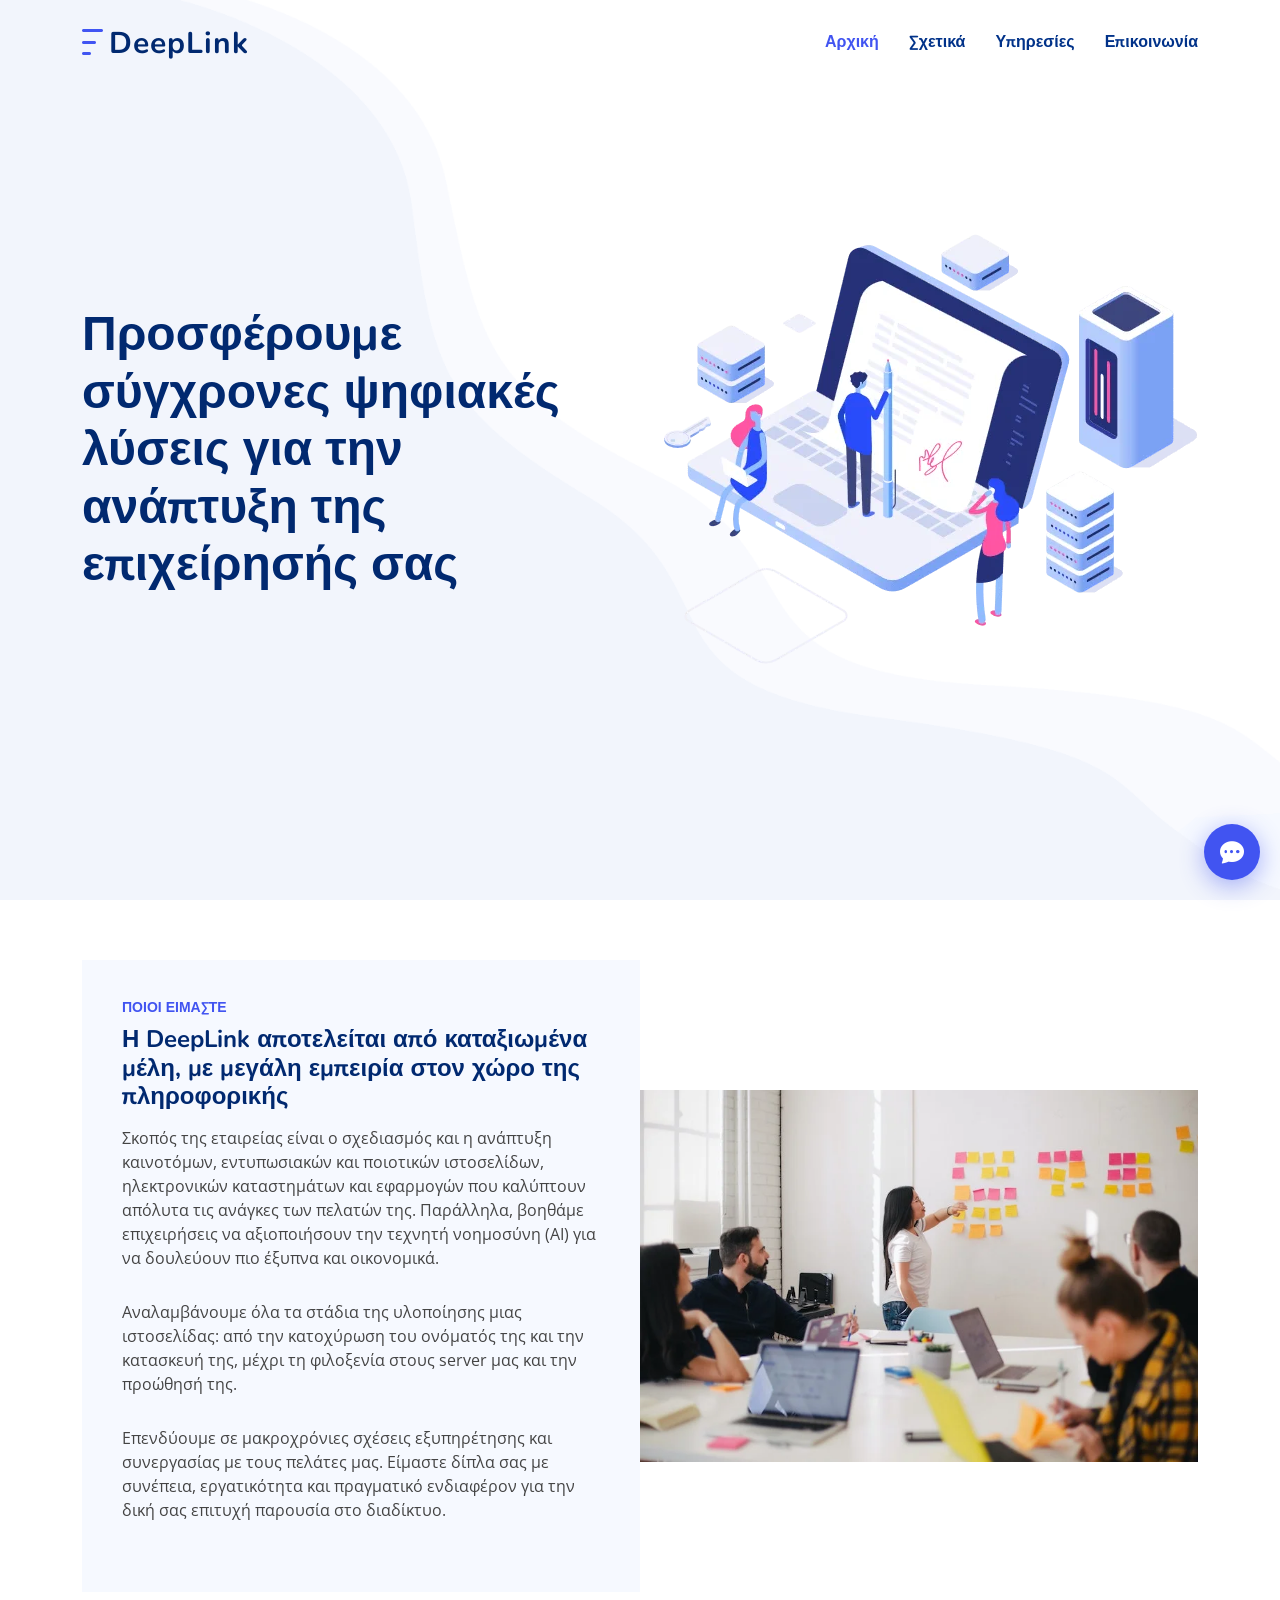
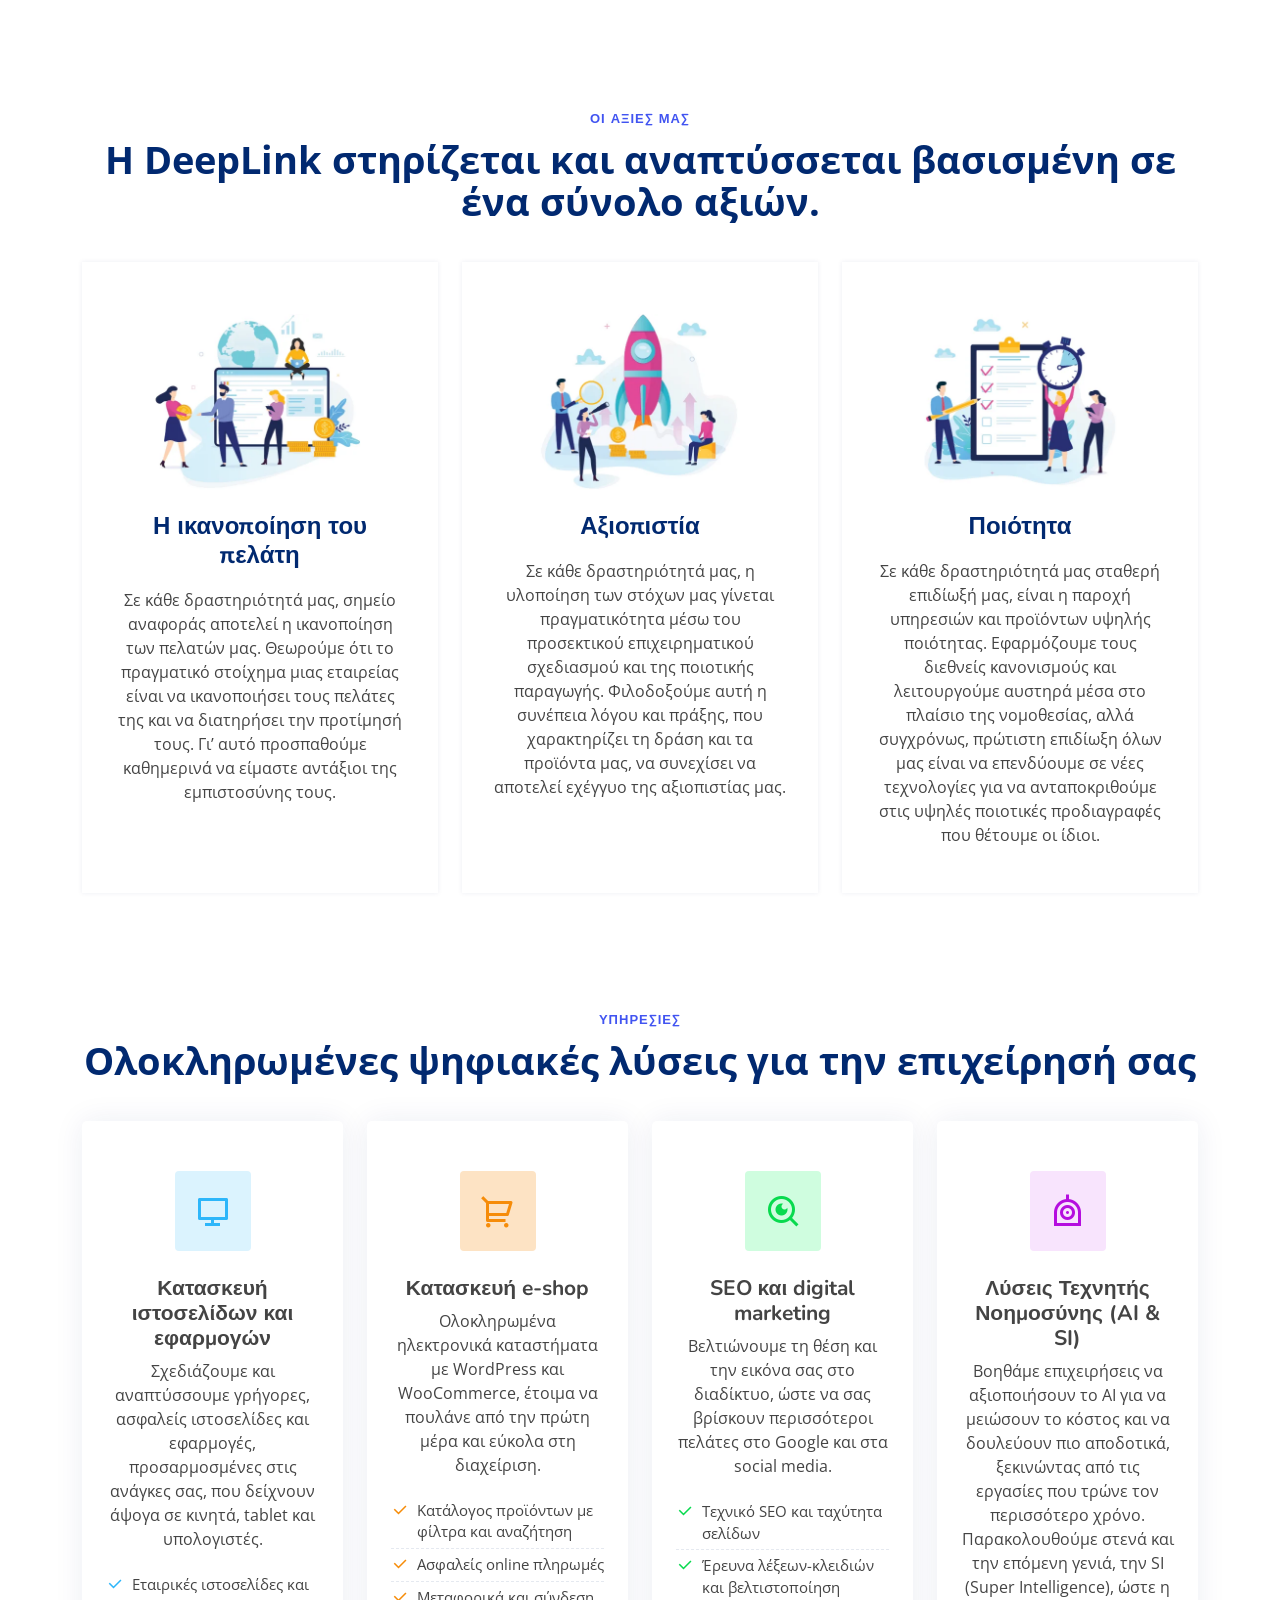
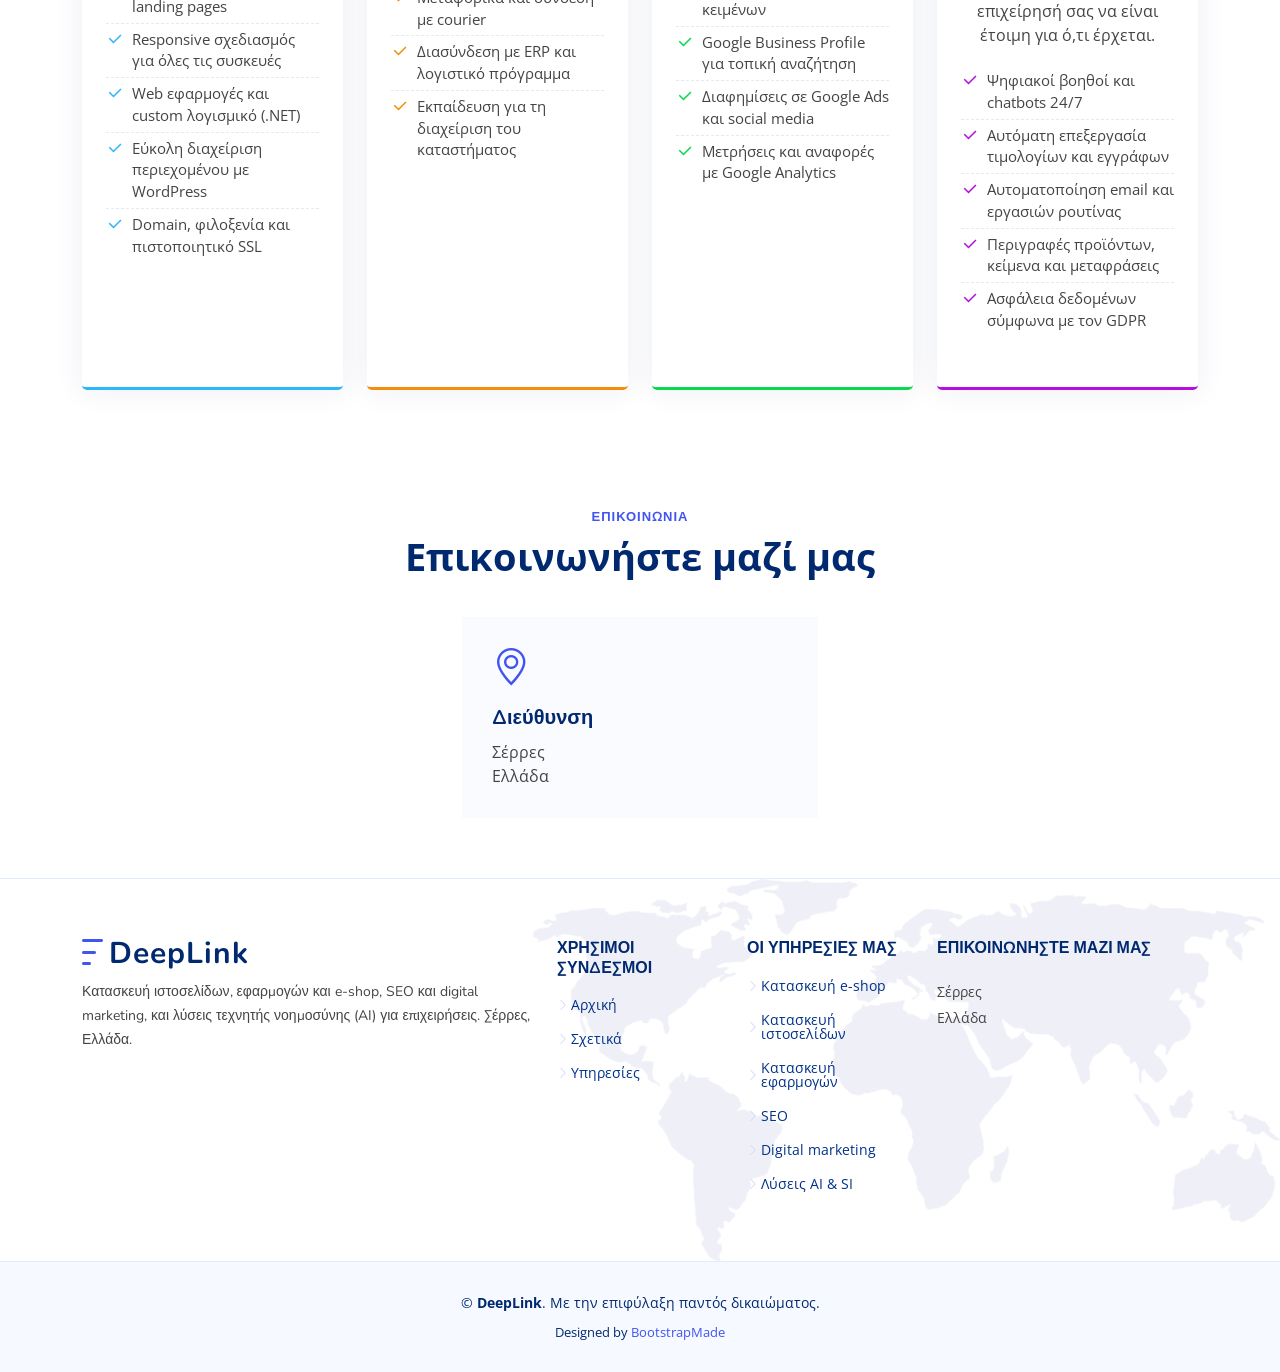
<file: index.html>
<!DOCTYPE html>
<html lang="el">

<head>
  <meta charset="utf-8">
  <meta content="width=device-width, initial-scale=1.0" name="viewport">

  <title>DeepLink | Ιστοσελίδες, e-shop, SEO &amp; λύσεις AI στις Σέρρες</title>
  <meta name="description" content="Η DeepLink στις Σέρρες κατασκευάζει ιστοσελίδες, εφαρμογές και e-shop, προσφέρει SEO και βοηθά επιχειρήσεις να μειώσουν το κόστος με λύσεις AI.">
  <meta name="author" content="DeepLink">
  <meta name="robots" content="index, follow, max-image-preview:large">
  <meta name="theme-color" content="#012970">
  <link rel="canonical" href="https://deeplink.gr/">

  <meta property="og:type" content="website">
  <meta property="og:site_name" content="DeepLink">
  <meta property="og:locale" content="el_GR">
  <meta property="og:url" content="https://deeplink.gr/">
  <meta property="og:title" content="DeepLink | Ιστοσελίδες, e-shop, SEO &amp; λύσεις AI">
  <meta property="og:description" content="Σύγχρονες ψηφιακές λύσεις για την ανάπτυξη της επιχείρησής σας: ιστοσελίδες, εφαρμογές, e-shop, SEO και τεχνητή νοημοσύνη (AI). Σέρρες, Ελλάδα.">
  <meta property="og:image" content="https://deeplink.gr/assets/img/og-image.png">
  <meta property="og:image:width" content="1200">
  <meta property="og:image:height" content="630">
  <meta property="og:image:alt" content="DeepLink: Ιστοσελίδες, E-shop, SEO, Λύσεις AI">

  <meta name="twitter:card" content="summary_large_image">
  <meta name="twitter:title" content="DeepLink | Ιστοσελίδες, e-shop, SEO &amp; λύσεις AI">
  <meta name="twitter:description" content="Σύγχρονες ψηφιακές λύσεις για την ανάπτυξη της επιχείρησής σας: ιστοσελίδες, εφαρμογές, e-shop, SEO και τεχνητή νοημοσύνη (AI).">
  <meta name="twitter:image" content="https://deeplink.gr/assets/img/og-image.png">

  <!-- Favicons -->
  <link href="assets/img/favicon-32.png" rel="icon" type="image/png" sizes="32x32">
  <link href="assets/img/apple-touch-icon.png" rel="apple-touch-icon" sizes="180x180">

  <!-- Structured data: tells search engines who we are, where, and what we offer -->
  <script type="application/ld+json">
  {
    "@context": "https://schema.org",
    "@type": "ProfessionalService",
    "@id": "https://deeplink.gr/#organization",
    "name": "DeepLink",
    "url": "https://deeplink.gr/",
    "logo": "https://deeplink.gr/assets/img/big-logo.webp",
    "image": "https://deeplink.gr/assets/img/og-image.png",
    "description": "Κατασκευή ιστοσελίδων, εφαρμογών και e-shop, SEO και digital marketing, και λύσεις τεχνητής νοημοσύνης (AI) για επιχειρήσεις.",
    "address": {
      "@type": "PostalAddress",
      "addressLocality": "Σέρρες",
      "addressCountry": "GR"
    },
    "areaServed": "GR",
    "knowsLanguage": ["el", "en"],
    "hasOfferCatalog": {
      "@type": "OfferCatalog",
      "name": "Υπηρεσίες",
      "itemListElement": [
        { "@type": "Offer", "itemOffered": { "@type": "Service", "name": "Κατασκευή ιστοσελίδων και εφαρμογών" } },
        { "@type": "Offer", "itemOffered": { "@type": "Service", "name": "Κατασκευή e-shop" } },
        { "@type": "Offer", "itemOffered": { "@type": "Service", "name": "SEO και digital marketing" } },
        { "@type": "Offer", "itemOffered": { "@type": "Service", "name": "Λύσεις τεχνητής νοημοσύνης (AI & SI)" } }
      ]
    }
  }
  </script>

  <!-- Google Fonts -->
  <link rel="preconnect" href="https://fonts.googleapis.com">
  <link rel="preconnect" href="https://fonts.gstatic.com" crossorigin>
  <link href="https://fonts.googleapis.com/css?family=Open+Sans:300,300i,400,400i,600,600i,700,700i|Nunito:300,300i,400,400i,600,600i,700,700i|Poppins:300,300i,400,400i,500,500i,600,600i,700,700i&amp;display=swap" rel="stylesheet">

  <!-- Vendor CSS Files -->
  <link href="assets/vendor/bootstrap/css/bootstrap.min.css" rel="stylesheet">
  <link href="assets/vendor/bootstrap-icons/bootstrap-icons.css" rel="stylesheet">
  <link href="assets/vendor/aos/aos.css" rel="stylesheet">
  <link href="assets/vendor/remixicon/remixicon.css" rel="stylesheet">
  <link href="assets/vendor/swiper/swiper-bundle.min.css" rel="stylesheet">
  <link href="assets/vendor/glightbox/css/glightbox.min.css" rel="stylesheet">

  <!-- Template Main CSS File -->
  <link href="assets/css/style.css" rel="stylesheet">
  <link href="assets/css/custom.css" rel="stylesheet">
  <link href="assets/css/chatbot.css" rel="stylesheet">

  <!-- =======================================================
  * Template Name: FlexStart - v1.7.0
  * Template URL: https://bootstrapmade.com/flexstart-bootstrap-startup-template/
  * Author: BootstrapMade.com
  * License: https://bootstrapmade.com/license/
  ======================================================== -->
</head>

<body>
  <!-- ======= Header ======= -->
  <header id="header" class="header fixed-top">
    <div class="container-fluid container-xl d-flex align-items-center justify-content-between">

      <a href="./" class="logo d-flex align-items-center" aria-label="DeepLink – Αρχική">
        <img src="assets/img/logo.webp" width="21" height="26" alt="">
        <span>DeepLink</span>
      </a>

      <nav id="navbar" class="navbar" aria-label="Κύριο μενού">
        <ul>
          <li><a class="nav-link scrollto active" href="#hero">Αρχική</a></li>
          <li><a class="nav-link scrollto" href="#about">Σχετικά</a></li>
          <li><a class="nav-link scrollto" href="#services">Υπηρεσίες</a></li>
          <li><a class="nav-link scrollto" href="#contact">Επικοινωνία</a></li>
          <!-- <li><a class="getstarted scrollto" href="#about">Get Started</a></li> -->
          <!-- index-en.html was never archived by the Wayback Machine; re-enable once an English page exists -->
          <!-- <li><a class="nav-link" href="index-en.html"><img src="assets/img/us-flag.webp" width="25px" /></a></li> -->
        </ul>
        <i class="bi bi-list mobile-nav-toggle" role="button" tabindex="0" aria-label="Μενού"></i>
      </nav><!-- .navbar -->

    </div>
  </header><!-- End Header -->

  <!-- ======= Hero Section ======= -->
  <section id="hero" class="hero d-flex align-items-center">

    <div class="container">
      <div class="row">
        <div class="col-lg-6 d-flex flex-column justify-content-center">
          <h1 data-aos="fade-up">Προσφέρουμε σύγχρονες ψηφιακές λύσεις για την ανάπτυξη της επιχείρησής σας</h1>
          <!-- <h2 data-aos="fade-up" data-aos-delay="400">Είμαστε μια ομαδα απο μηχανικούς πληροφορικής ετοιμοι </h2> -->
          <div data-aos="fade-up" data-aos-delay="600">
            <div class="text-center text-lg-start">
              <!-- <a href="#about" class="btn-get-started scrollto d-inline-flex align-items-center justify-content-center align-self-center">
                <span>Get Started</span>
                <i class="bi bi-arrow-right"></i>
              </a> -->
            </div>
          </div>
        </div>
        <div class="col-lg-6 hero-img" data-aos="zoom-out" data-aos-delay="200">
          <img src="assets/img/hero-img.webp" class="img-fluid" width="539" height="438" fetchpriority="high" alt="Ομάδα που σχεδιάζει ιστοσελίδα σε φορητό υπολογιστή">
        </div>
      </div>
    </div>

  </section><!-- End Hero -->

  <main id="main">
    <!-- ======= About Section ======= -->
    <section id="about" class="about">

      <div class="container" data-aos="fade-up">
        <div class="row gx-0">

          <div class="col-lg-6 d-flex flex-column justify-content-center" data-aos="fade-up" data-aos-delay="200">
            <div class="content">
              <h3>Ποιοι είμαστε</h3>
              <h2>Η DeepLink αποτελείται από καταξιωμένα μέλη, με μεγάλη εμπειρία στον χώρο της πληροφορικής</h2>
              <p>
                Σκοπός της εταιρείας είναι ο σχεδιασμός και η ανάπτυξη καινοτόμων, εντυπωσιακών και ποιοτικών ιστοσελίδων, ηλεκτρονικών καταστημάτων και εφαρμογών που καλύπτουν απόλυτα τις ανάγκες των πελατών της. Παράλληλα, βοηθάμε επιχειρήσεις να αξιοποιήσουν την τεχνητή νοημοσύνη (AI) για να δουλεύουν πιο έξυπνα και οικονομικά.
              </p>
              <p>
                Αναλαμβάνουμε όλα τα στάδια της υλοποίησης μιας ιστοσελίδας: από την κατοχύρωση του ονόματός της και την κατασκευή της, μέχρι τη φιλοξενία στους server μας και την προώθησή της.
              </p>
              <p>
                Επενδύουμε σε μακροχρόνιες σχέσεις εξυπηρέτησης και συνεργασίας με τους πελάτες μας.
                Είμαστε δίπλα σας με συνέπεια, εργατικότητα και πραγματικό ενδιαφέρον για την δική σας επιτυχή παρουσία στο διαδίκτυο.
              </p>
              <!-- <div class="text-center text-lg-start">
                <a href="#" class="btn-read-more d-inline-flex align-items-center justify-content-center align-self-center">
                  <span>Read More</span>
                  <i class="bi bi-arrow-right"></i>
                </a>
              </div> -->
            </div>
          </div>

          <div class="col-lg-6 d-flex align-items-center" data-aos="zoom-out" data-aos-delay="200">
            <img src="assets/img/about-us.webp" class="img-fluid" width="800" height="533" loading="lazy" alt="Η ομάδα της DeepLink σε συνάντηση εργασίας">
          </div>

        </div>
      </div>

    </section><!-- End About Section -->

    <!-- ======= Values Section ======= -->
    <section id="values" class="values">

      <div class="container" data-aos="fade-up">

        <header class="section-header">
          <h2>ΟΙ ΑΞΙΕΣ ΜΑΣ</h2>
          <p>Η DeepLink στηρίζεται και αναπτύσσεται βασισμένη σε ένα σύνολο αξιών.</p>
        </header>

        <div class="row">

          <div class="col-lg-4">
            <div class="box" data-aos="fade-up" data-aos-delay="200">
              <img src="assets/img/values-1.webp" class="img-fluid" width="440" height="360" loading="lazy" alt="Ικανοποίηση του πελάτη">
              <h3>Η ικανοποίηση του πελάτη</h3>
              <p>Σε κάθε δραστηριότητά μας, σημείο αναφοράς αποτελεί η ικανοποίηση των πελατών μας. Θεωρούμε ότι το πραγματικό στοίχημα μιας εταιρείας είναι να ικανοποιήσει τους πελάτες της και να διατηρήσει την προτίμησή τους. Γι’ αυτό προσπαθούμε καθημερινά να είμαστε αντάξιοι της εμπιστοσύνης τους.</p>
            </div>
          </div>

          <div class="col-lg-4 mt-4 mt-lg-0">
            <div class="box" data-aos="fade-up" data-aos-delay="400">
              <img src="assets/img/values-2.webp" class="img-fluid" width="440" height="360" loading="lazy" alt="Αξιοπιστία">
              <h3>Αξιοπιστία</h3>
              <p>Σε κάθε δραστηριότητά μας, η υλοποίηση των στόχων μας γίνεται πραγματικότητα μέσω του προσεκτικού επιχειρηματικού σχεδιασμού και της ποιοτικής παραγωγής. Φιλοδοξούμε αυτή η συνέπεια λόγου και πράξης, που χαρακτηρίζει τη δράση και τα προϊόντα μας, να συνεχίσει να αποτελεί εχέγγυο της αξιοπιστίας μας.</p>
            </div>
          </div>

          <div class="col-lg-4 mt-4 mt-lg-0">
            <div class="box" data-aos="fade-up" data-aos-delay="600">
              <img src="assets/img/values-3.webp" class="img-fluid" width="440" height="360" loading="lazy" alt="Ποιότητα">
              <h3>Ποιότητα</h3>
              <p>Σε κάθε δραστηριότητά μας σταθερή επιδίωξή μας, είναι η παροχή υπηρεσιών και προϊόντων υψηλής ποιότητας. Εφαρμόζουμε τους διεθνείς κανονισμούς και λειτουργούμε αυστηρά μέσα στο πλαίσιο της νομοθεσίας, αλλά συγχρόνως, πρώτιστη επιδίωξη όλων μας είναι να επενδύουμε σε νέες τεχνολογίες για να ανταποκριθούμε στις υψηλές ποιοτικές προδιαγραφές που θέτουμε οι ίδιοι.</p>
            </div>
          </div>

        </div>

      </div>

    </section><!-- End Values Section -->

    <!-- ======= Services Section ======= -->
    <section id="services" class="services">

      <div class="container" data-aos="fade-up">

        <header class="section-header">
          <h2>Υπηρεσίες</h2>
          <p>Ολοκληρωμένες ψηφιακές λύσεις για την επιχείρησή σας</p>
        </header>

        <div class="row gy-4">

          <div class="col-xl-3 col-md-6 d-flex" data-aos="fade-up" data-aos-delay="200">
            <article class="service-box blue">
              <i class="ri-computer-line icon" aria-hidden="true"></i>
              <h3>Κατασκευή ιστοσελίδων και εφαρμογών</h3>
              <p>Σχεδιάζουμε και αναπτύσσουμε γρήγορες, ασφαλείς ιστοσελίδες και εφαρμογές, προσαρμοσμένες στις ανάγκες σας, που δείχνουν άψογα σε κινητά, tablet και υπολογιστές.</p>
              <ul class="service-list">
                <li><i class="ri-check-line" aria-hidden="true"></i> Εταιρικές ιστοσελίδες και landing pages</li>
                <li><i class="ri-check-line" aria-hidden="true"></i> Responsive σχεδιασμός για όλες τις συσκευές</li>
                <li><i class="ri-check-line" aria-hidden="true"></i> Web εφαρμογές και custom λογισμικό (.NET)</li>
                <li><i class="ri-check-line" aria-hidden="true"></i> Εύκολη διαχείριση περιεχομένου με WordPress</li>
                <li><i class="ri-check-line" aria-hidden="true"></i> Domain, φιλοξενία και πιστοποιητικό SSL</li>
              </ul>
            </article>
          </div>

          <div class="col-xl-3 col-md-6 d-flex" data-aos="fade-up" data-aos-delay="300">
            <article class="service-box orange">
              <i class="ri-shopping-cart-2-line icon" aria-hidden="true"></i>
              <h3>Κατασκευή e-shop</h3>
              <p>Ολοκληρωμένα ηλεκτρονικά καταστήματα με WordPress και WooCommerce, έτοιμα να πουλάνε από την πρώτη μέρα και εύκολα στη διαχείριση.</p>
              <ul class="service-list">
                <li><i class="ri-check-line" aria-hidden="true"></i> Κατάλογος προϊόντων με φίλτρα και αναζήτηση</li>
                <li><i class="ri-check-line" aria-hidden="true"></i> Ασφαλείς online πληρωμές</li>
                <li><i class="ri-check-line" aria-hidden="true"></i> Μεταφορικά και σύνδεση με courier</li>
                <li><i class="ri-check-line" aria-hidden="true"></i> Διασύνδεση με ERP και λογιστικό πρόγραμμα</li>
                <li><i class="ri-check-line" aria-hidden="true"></i> Εκπαίδευση για τη διαχείριση του καταστήματος</li>
              </ul>
            </article>
          </div>

          <div class="col-xl-3 col-md-6 d-flex" data-aos="fade-up" data-aos-delay="400">
            <article class="service-box green">
              <i class="ri-search-eye-line icon" aria-hidden="true"></i>
              <h3>SEO και digital marketing</h3>
              <p>Βελτιώνουμε τη θέση και την εικόνα σας στο διαδίκτυο, ώστε να σας βρίσκουν περισσότεροι πελάτες στο Google και στα social media.</p>
              <ul class="service-list">
                <li><i class="ri-check-line" aria-hidden="true"></i> Τεχνικό SEO και ταχύτητα σελίδων</li>
                <li><i class="ri-check-line" aria-hidden="true"></i> Έρευνα λέξεων-κλειδιών και βελτιστοποίηση κειμένων</li>
                <li><i class="ri-check-line" aria-hidden="true"></i> Google Business Profile για τοπική αναζήτηση</li>
                <li><i class="ri-check-line" aria-hidden="true"></i> Διαφημίσεις σε Google Ads και social media</li>
                <li><i class="ri-check-line" aria-hidden="true"></i> Μετρήσεις και αναφορές με Google Analytics</li>
              </ul>
            </article>
          </div>

          <div class="col-xl-3 col-md-6 d-flex" data-aos="fade-up" data-aos-delay="500">
            <article class="service-box purple">
              <i class="ri-robot-line icon" aria-hidden="true"></i>
              <h3>Λύσεις Τεχνητής Νοημοσύνης (AI &amp; SI)</h3>
              <p>Βοηθάμε επιχειρήσεις να αξιοποιήσουν το AI για να μειώσουν το κόστος και να δουλεύουν πιο αποδοτικά, ξεκινώντας από τις εργασίες που τρώνε τον περισσότερο χρόνο. Παρακολουθούμε στενά και την επόμενη γενιά, την SI (Super Intelligence), ώστε η επιχείρησή σας να είναι έτοιμη για ό,τι έρχεται.</p>
              <ul class="service-list">
                <li><i class="ri-check-line" aria-hidden="true"></i> Ψηφιακοί βοηθοί και chatbots 24/7</li>
                <li><i class="ri-check-line" aria-hidden="true"></i> Αυτόματη επεξεργασία τιμολογίων και εγγράφων</li>
                <li><i class="ri-check-line" aria-hidden="true"></i> Αυτοματοποίηση email και εργασιών ρουτίνας</li>
                <li><i class="ri-check-line" aria-hidden="true"></i> Περιγραφές προϊόντων, κείμενα και μεταφράσεις</li>
                <li><i class="ri-check-line" aria-hidden="true"></i> Ασφάλεια δεδομένων σύμφωνα με τον GDPR</li>
              </ul>
            </article>
          </div>

        </div>

      </div>

    </section><!-- End Services Section -->

    <!-- ======= Contact Section ======= -->
    <section id="contact" class="contact">

      <div class="container" data-aos="fade-up">

        <header class="section-header">
          <h2>ΕΠΙΚΟΙΝΩΝΙΑ</h2>
          <p>Επικοινωνήστε μαζί μας</p>
        </header>

        <div class="row gy-4 justify-content-center">

          <div class="col-lg-8">

            <div class="row gy-4 justify-content-center">
              <div class="col-md-6">
                <div class="info-box">
                  <i class="bi bi-geo-alt" aria-hidden="true"></i>
                  <h3>Διεύθυνση</h3>
                  <address class="mb-0">Σέρρες<br>Ελλάδα</address>
                </div>
              </div>
              <!-- <div class="col-md-6">
                <div class="info-box">
                  <i class="bi bi-telephone"></i>
                  <h3>Call Us</h3>
                  <p>+1 5589 55488 55<br>+1 6678 254445 41</p>
                </div>
              </div> -->
              <!-- <div class="col-md-6">
                <div class="info-box">
                  <i class="bi bi-clock"></i>
                  <h3>Open Hours</h3>
                  <p>Monday - Friday<br>9:00AM - 05:00PM</p>
                </div>
              </div> -->
            </div>

          </div>

        </div>

      </div>

    </section><!-- End Contact Section -->

  </main><!-- End #main -->

  <footer id="footer" class="footer">

    <div class="footer-top">
      <div class="container">
        <div class="row gy-4">
          <div class="col-lg-5 col-md-12 footer-info">
            <a href="./" class="logo d-flex align-items-center" aria-label="DeepLink – Αρχική">
              <img src="assets/img/logo.webp" width="21" height="26" loading="lazy" alt="">
              <span>DeepLink</span>
            </a>
            <p>Κατασκευή ιστοσελίδων, εφαρμογών και e-shop, SEO και digital marketing, και λύσεις τεχνητής νοημοσύνης (AI) για επιχειρήσεις. Σέρρες, Ελλάδα.</p>
            <!-- <div class="social-links mt-3">
              <a href="#" class="twitter"><i class="bi bi-twitter"></i></a>
              <a href="#" class="facebook"><i class="bi bi-facebook"></i></a>
              <a href="#" class="instagram"><i class="bi bi-instagram"></i></a>
              <a href="#" class="linkedin"><i class="bi bi-linkedin"></i></a>
            </div> -->
          </div>

          <div class="col-lg-2 col-6 footer-links">
            <h4>Χρήσιμοι σύνδεσμοι</h4>
            <ul>
              <li><i class="bi bi-chevron-right"></i> <a href="#hero">Αρχική</a></li>
              <li><i class="bi bi-chevron-right"></i> <a href="#about">Σχετικά</a></li>
              <li><i class="bi bi-chevron-right"></i> <a href="#services">Υπηρεσίες</a></li>
              <!-- <li><i class="bi bi-chevron-right"></i> <a href="#">Terms of service</a></li>
              <li><i class="bi bi-chevron-right"></i> <a href="#">Privacy policy</a></li> -->
            </ul>
          </div>

          <div class="col-lg-2 col-6 footer-links">
            <h4>Οι Υπηρεσίες μας</h4>
            <ul>
              <li><i class="bi bi-chevron-right"></i> <a href="#services">Κατασκευή e-shop</a></li>
              <li><i class="bi bi-chevron-right"></i> <a href="#services">Κατασκευή ιστοσελίδων</a></li>
              <li><i class="bi bi-chevron-right"></i> <a href="#services">Κατασκευή εφαρμογών</a></li>
              <li><i class="bi bi-chevron-right"></i> <a href="#services">SEO</a></li>
              <li><i class="bi bi-chevron-right"></i> <a href="#services">Digital marketing</a></li>
              <li><i class="bi bi-chevron-right"></i> <a href="#services">Λύσεις AI &amp; SI</a></li>
            </ul>
          </div>

          <div class="col-lg-3 col-md-12 footer-contact text-center text-md-start">
            <h4>Επικοινωνήστε μαζί μας</h4>
            <p>
              Σέρρες<br>
              Ελλάδα
            </p>

          </div>

        </div>
      </div>
    </div>

    <div class="container">
      <div class="copyright">
        &copy; <strong><span>DeepLink</span></strong>. Με την επιφύλαξη παντός δικαιώματος.
      </div>
      <div class="credits">
        Designed by <a href="https://bootstrapmade.com/" rel="noopener">BootstrapMade</a>
      </div>
    </div>
  </footer>

  <a href="#hero" class="back-to-top d-flex align-items-center justify-content-center" aria-label="Επιστροφή στην κορυφή"><i class="bi bi-arrow-up-short" aria-hidden="true"></i></a>

  <!-- Vendor JS Files -->
  <script src="assets/vendor/bootstrap/js/bootstrap.bundle.js"></script>
  <script src="assets/vendor/aos/aos.js"></script>
  <script src="assets/vendor/swiper/swiper-bundle.min.js"></script>
  <script src="assets/vendor/glightbox/js/glightbox.min.js"></script>

  <!-- Template Main JS File -->
  <script src="assets/js/main.js"></script>
  <script src="assets/js/chatbot.js" defer></script>

</body>

</html>
</file>
<file: assets/css/chatbot.css>
/**
 * DeepLink FAQ chatbot widget (markup is built by assets/js/chatbot.js).
 * Colours follow the FlexStart template: #4154f1 (primary), #012970 (navy).
 */

/* Move the template's back-to-top button above the chat launcher */
.back-to-top {
  bottom: 90px;
  right: 24px;
}

.dlc-launcher {
  position: fixed;
  right: 20px;
  bottom: 20px;
  bottom: calc(20px + env(safe-area-inset-bottom, 0px));
  z-index: 100000;
  width: 56px;
  height: 56px;
  border: 0;
  border-radius: 50%;
  background: #4154f1;
  color: #fff;
  box-shadow: 0 6px 24px rgba(65, 84, 241, 0.45);
  display: flex;
  align-items: center;
  justify-content: center;
  cursor: pointer;
  transition: transform 0.2s, background 0.2s;
}
.dlc-launcher:hover {
  background: #5969f3;
  transform: scale(1.06);
}
.dlc-launcher:focus-visible {
  outline: 3px solid #012970;
  outline-offset: 3px;
}
.dlc-launcher i {
  font-size: 24px;
  line-height: 0;
}
.dlc-launcher .dlc-icon-close,
.dlc-launcher.dlc-open .dlc-icon-open {
  display: none;
}
.dlc-launcher.dlc-open .dlc-icon-close {
  display: inline;
}

.dlc-panel {
  position: fixed;
  right: 20px;
  bottom: 90px;
  bottom: calc(90px + env(safe-area-inset-bottom, 0px));
  z-index: 100000;
  width: 370px;
  height: 540px;
  max-height: calc(100vh - 120px);
  max-height: calc(100dvh - 120px);
  display: flex;
  flex-direction: column;
  background: #fff;
  border-radius: 16px;
  box-shadow: 0 12px 48px rgba(1, 41, 112, 0.25);
  overflow: hidden;
  font-family: "Nunito", "Open Sans", sans-serif;
  animation: dlc-in 0.2s ease-out;
}
.dlc-panel[hidden] {
  display: none;
}
@keyframes dlc-in {
  from { opacity: 0; transform: translateY(12px); }
  to { opacity: 1; transform: none; }
}

.dlc-header {
  display: flex;
  align-items: center;
  gap: 10px;
  padding: 14px 12px 14px 16px;
  background: #012970;
  color: #fff;
}
.dlc-avatar {
  width: 36px;
  height: 36px;
  padding: 6px;
  border-radius: 50%;
  background: #fff;
  object-fit: contain;
}
.dlc-head-text {
  flex: 1;
  display: flex;
  flex-direction: column;
  line-height: 1.25;
  min-width: 0;
}
.dlc-head-text strong {
  font-family: "Poppins", sans-serif;
  font-size: 15px;
  font-weight: 600;
}
.dlc-status {
  font-size: 12px;
  opacity: 0.85;
}
.dlc-status::before {
  content: "";
  display: inline-block;
  width: 8px;
  height: 8px;
  margin-right: 6px;
  border-radius: 50%;
  background: #2ecc71;
  vertical-align: 0;
}
.dlc-icon-btn {
  width: 34px;
  height: 34px;
  border: 0;
  border-radius: 8px;
  background: transparent;
  color: #fff;
  display: flex;
  align-items: center;
  justify-content: center;
  cursor: pointer;
  font-size: 16px;
}
.dlc-icon-btn:hover {
  background: rgba(255, 255, 255, 0.12);
}

.dlc-log {
  flex: 1;
  overflow-y: auto;
  overscroll-behavior: contain;
  padding: 16px 14px;
  background: #f6f9ff;
  display: flex;
  flex-direction: column;
  gap: 8px;
}
.dlc-msg {
  display: flex;
}
.dlc-user {
  justify-content: flex-end;
}
.dlc-bubble {
  max-width: 85%;
  padding: 10px 14px;
  border-radius: 14px;
  font-size: 14.5px;
  line-height: 1.5;
  white-space: pre-line;
  overflow-wrap: anywhere;
}
.dlc-bot .dlc-bubble {
  background: #fff;
  color: #012970;
  border: 1px solid #e3e8f7;
  border-bottom-left-radius: 4px;
}
.dlc-user .dlc-bubble {
  background: #4154f1;
  color: #fff;
  border-bottom-right-radius: 4px;
}

.dlc-chips {
  display: flex;
  flex-wrap: wrap;
  gap: 6px;
  margin: 2px 0 4px;
}
.dlc-chip {
  border: 1px solid #4154f1;
  background: #fff;
  color: #4154f1;
  border-radius: 999px;
  padding: 6px 12px;
  font-size: 13px;
  line-height: 1.3;
  text-align: left;
  cursor: pointer;
  transition: background 0.15s, color 0.15s;
}
.dlc-chip:hover,
.dlc-chip:focus-visible {
  background: #4154f1;
  color: #fff;
  outline: none;
}

.dlc-typing .dlc-bubble {
  display: flex;
  gap: 4px;
  padding: 14px;
}
.dlc-typing span {
  width: 7px;
  height: 7px;
  border-radius: 50%;
  background: #9aa6d6;
  animation: dlc-dot 1s infinite ease-in-out;
}
.dlc-typing span:nth-child(2) { animation-delay: 0.15s; }
.dlc-typing span:nth-child(3) { animation-delay: 0.3s; }
@keyframes dlc-dot {
  0%, 80%, 100% { transform: translateY(0); opacity: 0.5; }
  40% { transform: translateY(-4px); opacity: 1; }
}

.dlc-form {
  display: flex;
  gap: 8px;
  padding: 10px 12px;
  border-top: 1px solid #e3e8f7;
  background: #fff;
}
.dlc-input {
  flex: 1;
  min-width: 0;
  border: 1px solid #d6ddf3;
  border-radius: 999px;
  padding: 10px 16px;
  /* 16px keeps iOS Safari from zooming in on focus */
  font-size: 16px;
  color: #012970;
  outline: none;
}
.dlc-input:focus {
  border-color: #4154f1;
}
.dlc-send {
  flex: none;
  width: 44px;
  height: 44px;
  border: 0;
  border-radius: 50%;
  background: #4154f1;
  color: #fff;
  display: flex;
  align-items: center;
  justify-content: center;
  cursor: pointer;
}
.dlc-send:hover {
  background: #5969f3;
}
.dlc-send i {
  font-size: 22px;
  line-height: 0;
  -webkit-text-stroke: 1px;
}

/* Phones: the panel becomes a full-width bottom sheet */
@media (max-width: 575px) {
  .dlc-panel {
    left: 0;
    right: 0;
    bottom: 0;
    width: 100%;
    height: 85vh;
    height: 85dvh;
    max-height: none;
    border-radius: 16px 16px 0 0;
    padding-bottom: env(safe-area-inset-bottom, 0px);
  }
  .dlc-launcher.dlc-open {
    display: none;
  }
  .dlc-launcher {
    right: 16px;
    bottom: 16px;
    bottom: calc(16px + env(safe-area-inset-bottom, 0px));
  }
  .back-to-top {
    right: 20px;
    bottom: 84px;
  }
}

@media (prefers-reduced-motion: reduce) {
  .dlc-panel,
  .dlc-typing span {
    animation: none;
  }
}
</file>
<file: assets/css/style.css>
/**
* Template Name: FlexStart - v1.7.0
* Template URL: https://bootstrapmade.com/flexstart-bootstrap-startup-template/
* Author: BootstrapMade.com
* License: https://bootstrapmade.com/license/
*/

/*--------------------------------------------------------------
# General
--------------------------------------------------------------*/
:root {
  scroll-behavior: smooth;
}

body {
  font-family: "Open Sans", sans-serif;
  color: #444444;
}

a {
  color: #4154f1;
  text-decoration: none;
}

a:hover {
  color: #717ff5;
  text-decoration: none;
}

h1, h2, h3, h4, h5, h6 {
  font-family: "Nunito", sans-serif;
}

/*--------------------------------------------------------------
# Sections
--------------------------------------------------------------*/
section {
  padding: 60px 0;
  overflow: hidden;
}

.section-header {
  text-align: center;
  padding-bottom: 40px;
}
.section-header h2 {
  font-size: 13px;
  letter-spacing: 1px;
  font-weight: 700;
  margin: 0;
  color: #4154f1;
  text-transform: uppercase;
}
.section-header p {
  margin: 10px 0 0 0;
  padding: 0;
  font-size: 38px;
  line-height: 42px;
  font-weight: 700;
  color: #012970;
}
@media (max-width: 768px) {
  .section-header p {
    font-size: 28px;
    line-height: 32px;
  }
}

/*--------------------------------------------------------------
# Breadcrumbs
--------------------------------------------------------------*/
.breadcrumbs {
  padding: 15px 0;
  background: #012970;
  min-height: 40px;
  margin-top: 82px;
  color: #fff;
}
@media (max-width: 992px) {
  .breadcrumbs {
    margin-top: 57px;
  }
}
.breadcrumbs h2 {
  font-size: 28px;
  font-weight: 500;
}
.breadcrumbs ol {
  display: flex;
  flex-wrap: wrap;
  list-style: none;
  padding: 0 0 10px 0;
  margin: 0;
  font-size: 14px;
}
.breadcrumbs ol a {
  color: #fff;
  transition: 0.3s;
}
.breadcrumbs ol a:hover {
  text-decoration: underline;
}
.breadcrumbs ol li + li {
  padding-left: 10px;
}
.breadcrumbs ol li + li::before {
  display: inline-block;
  padding-right: 10px;
  color: #8894f6;
  content: "/";
}

/*--------------------------------------------------------------
# Back to top button
--------------------------------------------------------------*/
.back-to-top {
  position: fixed;
  visibility: hidden;
  opacity: 0;
  right: 15px;
  bottom: 15px;
  z-index: 99999;
  background: #4154f1;
  width: 40px;
  height: 40px;
  border-radius: 4px;
  transition: all 0.4s;
}
.back-to-top i {
  font-size: 24px;
  color: #fff;
  line-height: 0;
}
.back-to-top:hover {
  background: #6776f4;
  color: #fff;
}
.back-to-top.active {
  visibility: visible;
  opacity: 1;
}

/*--------------------------------------------------------------
# Disable aos animation delay on mobile devices
--------------------------------------------------------------*/
@media screen and (max-width: 768px) {
  [data-aos-delay] {
    transition-delay: 0 !important;
  }
}
/*--------------------------------------------------------------
# Header
--------------------------------------------------------------*/
.header {
  transition: all 0.5s;
  z-index: 997;
  padding: 20px 0;
}
.header.header-scrolled {
  background: #fff;
  padding: 15px 0;
  box-shadow: 0px 2px 20px rgba(1, 41, 112, 0.1);
}
.header .logo {
  line-height: 0;
}
.header .logo img {
  max-height: 40px;
  margin-right: 6px;
}
.header .logo span {
  font-size: 30px;
  font-weight: 700;
  letter-spacing: 1px;
  color: #012970;
  font-family: "Nunito", sans-serif;
  margin-top: 3px;
}

/*--------------------------------------------------------------
# Navigation Menu
--------------------------------------------------------------*/
/**
* Desktop Navigation 
*/
.navbar {
  padding: 0;
}
.navbar ul {
  margin: 0;
  padding: 0;
  display: flex;
  list-style: none;
  align-items: center;
}
.navbar li {
  position: relative;
}
.navbar a, .navbar a:focus {
  display: flex;
  align-items: center;
  justify-content: space-between;
  padding: 10px 0 10px 30px;
  font-family: "Nunito", sans-serif;
  font-size: 16px;
  font-weight: 700;
  color: #013289;
  white-space: nowrap;
  transition: 0.3s;
}
.navbar a i, .navbar a:focus i {
  font-size: 12px;
  line-height: 0;
  margin-left: 5px;
}
.navbar a:hover, .navbar .active, .navbar .active:focus, .navbar li:hover > a {
  color: #4154f1;
}
.navbar .getstarted, .navbar .getstarted:focus {
  background: #4154f1;
  padding: 8px 20px;
  margin-left: 30px;
  border-radius: 4px;
  color: #fff;
}
.navbar .getstarted:hover, .navbar .getstarted:focus:hover {
  color: #fff;
  background: #5969f3;
}
.navbar .dropdown ul {
  display: block;
  position: absolute;
  left: 14px;
  top: calc(100% + 30px);
  margin: 0;
  padding: 10px 0;
  z-index: 99;
  opacity: 0;
  visibility: hidden;
  background: #fff;
  box-shadow: 0px 0px 30px rgba(127, 137, 161, 0.25);
  transition: 0.3s;
  border-radius: 4px;
}
.navbar .dropdown ul li {
  min-width: 200px;
}
.navbar .dropdown ul a {
  padding: 10px 20px;
  font-size: 15px;
  text-transform: none;
  font-weight: 600;
}
.navbar .dropdown ul a i {
  font-size: 12px;
}
.navbar .dropdown ul a:hover, .navbar .dropdown ul .active:hover, .navbar .dropdown ul li:hover > a {
  color: #4154f1;
}
.navbar .dropdown:hover > ul {
  opacity: 1;
  top: 100%;
  visibility: visible;
}
.navbar .dropdown .dropdown ul {
  top: 0;
  left: calc(100% - 30px);
  visibility: hidden;
}
.navbar .dropdown .dropdown:hover > ul {
  opacity: 1;
  top: 0;
  left: 100%;
  visibility: visible;
}
@media (max-width: 1366px) {
  .navbar .dropdown .dropdown ul {
    left: -90%;
  }
  .navbar .dropdown .dropdown:hover > ul {
    left: -100%;
  }
}

/**
* Mobile Navigation 
*/
.mobile-nav-toggle {
  color: #012970;
  font-size: 28px;
  cursor: pointer;
  display: none;
  line-height: 0;
  transition: 0.5s;
}
.mobile-nav-toggle.bi-x {
  color: #fff;
}

@media (max-width: 991px) {
  .mobile-nav-toggle {
    display: block;
  }

  .navbar ul {
    display: none;
  }
}
.navbar-mobile {
  position: fixed;
  overflow: hidden;
  top: 0;
  right: 0;
  left: 0;
  bottom: 0;
  background: rgba(1, 22, 61, 0.9);
  transition: 0.3s;
}
.navbar-mobile .mobile-nav-toggle {
  position: absolute;
  top: 15px;
  right: 15px;
}
.navbar-mobile ul {
  display: block;
  position: absolute;
  top: 55px;
  right: 15px;
  bottom: 15px;
  left: 15px;
  padding: 10px 0;
  border-radius: 10px;
  background-color: #fff;
  overflow-y: auto;
  transition: 0.3s;
}
.navbar-mobile a, .navbar-mobile a:focus {
  padding: 10px 20px;
  font-size: 15px;
  color: #012970;
}
.navbar-mobile a:hover, .navbar-mobile .active, .navbar-mobile li:hover > a {
  color: #4154f1;
}
.navbar-mobile .getstarted, .navbar-mobile .getstarted:focus {
  margin: 15px;
}
.navbar-mobile .dropdown ul {
  position: static;
  display: none;
  margin: 10px 20px;
  padding: 10px 0;
  z-index: 99;
  opacity: 1;
  visibility: visible;
  background: #fff;
  box-shadow: 0px 0px 30px rgba(127, 137, 161, 0.25);
}
.navbar-mobile .dropdown ul li {
  min-width: 200px;
}
.navbar-mobile .dropdown ul a {
  padding: 10px 20px;
}
.navbar-mobile .dropdown ul a i {
  font-size: 12px;
}
.navbar-mobile .dropdown ul a:hover, .navbar-mobile .dropdown ul .active:hover, .navbar-mobile .dropdown ul li:hover > a {
  color: #4154f1;
}
.navbar-mobile .dropdown > .dropdown-active {
  display: block;
}

/*--------------------------------------------------------------
# Hero Section
--------------------------------------------------------------*/
.hero {
  width: 100%;
  height: 100vh;
  background: url(../img/hero-bg.png) top center no-repeat;
  background-size: cover;
}
.hero h1 {
  margin: 0;
  font-size: 48px;
  font-weight: 700;
  color: #012970;
}
.hero h2 {
  color: #444444;
  margin: 15px 0 0 0;
  font-size: 26px;
}
.hero .btn-get-started {
  margin-top: 30px;
  line-height: 0;
  padding: 15px 40px;
  border-radius: 4px;
  transition: 0.5s;
  color: #fff;
  background: #4154f1;
  box-shadow: 0px 5px 30px rgba(65, 84, 241, 0.4);
}
.hero .btn-get-started span {
  font-family: "Nunito", sans-serif;
  font-weight: 600;
  font-size: 16px;
  letter-spacing: 1px;
}
.hero .btn-get-started i {
  margin-left: 5px;
  font-size: 18px;
  transition: 0.3s;
}
.hero .btn-get-started:hover i {
  transform: translateX(5px);
}
.hero .hero-img {
  text-align: right;
}
@media (min-width: 1024px) {
  .hero {
    background-attachment: fixed;
  }
}
@media (max-width: 991px) {
  .hero {
    height: auto;
    padding: 120px 0 60px 0;
  }
  .hero .hero-img {
    text-align: center;
    margin-top: 80px;
  }
  .hero .hero-img img {
    width: 80%;
  }
}
@media (max-width: 768px) {
  .hero {
    text-align: center;
  }
  .hero h1 {
    font-size: 32px;
  }
  .hero h2 {
    font-size: 24px;
  }
  .hero .hero-img img {
    width: 100%;
  }
}

/*--------------------------------------------------------------
# Index Page
--------------------------------------------------------------*/
/*--------------------------------------------------------------
# About
--------------------------------------------------------------*/
.about .content {
  background-color: #f6f9ff;
  padding: 40px;
}
.about h3 {
  font-size: 14px;
  font-weight: 700;
  color: #4154f1;
  text-transform: uppercase;
}
.about h2 {
  font-size: 24px;
  font-weight: 700;
  color: #012970;
}
.about p {
  margin: 15px 0 30px 0;
  line-height: 24px;
}
.about .btn-read-more {
  line-height: 0;
  padding: 15px 40px;
  border-radius: 4px;
  transition: 0.5s;
  color: #fff;
  background: #4154f1;
  box-shadow: 0px 5px 25px rgba(65, 84, 241, 0.3);
}
.about .btn-read-more span {
  font-family: "Nunito", sans-serif;
  font-weight: 600;
  font-size: 16px;
  letter-spacing: 1px;
}
.about .btn-read-more i {
  margin-left: 5px;
  font-size: 18px;
  transition: 0.3s;
}
.about .btn-read-more:hover i {
  transform: translateX(5px);
}

/*--------------------------------------------------------------
# Values
--------------------------------------------------------------*/
.values .box {
  padding: 30px;
  box-shadow: 0px 0 5px rgba(1, 41, 112, 0.08);
  text-align: center;
  transition: 0.3s;
  height: 100%;
}
.values .box img {
  padding: 30px 50px;
  transition: 0.5s;
  transform: scale(1.1);
}
.values .box h3 {
  font-size: 24px;
  color: #012970;
  font-weight: 700;
  margin-bottom: 18px;
}
.values .box:hover {
  box-shadow: 0px 0 30px rgba(1, 41, 112, 0.08);
}
.values .box:hover img {
  transform: scale(1);
}

/*--------------------------------------------------------------
# Counts
--------------------------------------------------------------*/
.counts {
  padding: 70px 0 60px;
}
.counts .count-box {
  display: flex;
  align-items: center;
  padding: 30px;
  width: 100%;
  background: #fff;
  box-shadow: 0px 0 30px rgba(1, 41, 112, 0.08);
}
.counts .count-box i {
  font-size: 42px;
  line-height: 0;
  margin-right: 20px;
  color: #4154f1;
}
.counts .count-box span {
  font-size: 36px;
  display: block;
  font-weight: 600;
  color: #0b198f;
}
.counts .count-box p {
  padding: 0;
  margin: 0;
  font-family: "Nunito", sans-serif;
  font-size: 14px;
}

/*--------------------------------------------------------------
# Features
--------------------------------------------------------------*/
.features .feature-box {
  padding: 24px 20px;
  box-shadow: 0px 0 30px rgba(1, 41, 112, 0.08);
  transition: 0.3s;
  height: 100%;
}
.features .feature-box h3 {
  font-size: 18px;
  color: #012970;
  font-weight: 700;
  margin: 0;
}
.features .feature-box i {
  line-height: 0;
  background: #ecf3ff;
  padding: 4px;
  margin-right: 10px;
  font-size: 24px;
  border-radius: 3px;
  transition: 0.3s;
}
.features .feature-box:hover i {
  background: #4154f1;
  color: #fff;
}
.features .feture-tabs {
  margin-top: 120px;
}
.features .feture-tabs h3 {
  color: #012970;
  font-weight: 700;
  font-size: 32px;
  margin-bottom: 10px;
}
@media (max-width: 768px) {
  .features .feture-tabs h3 {
    font-size: 28px;
  }
}
.features .feture-tabs .nav-pills {
  border-bottom: 1px solid #eee;
}
.features .feture-tabs .nav-link {
  background: none;
  text-transform: uppercase;
  font-size: 15px;
  font-weight: 600;
  color: #012970;
  padding: 12px 0;
  margin-right: 25px;
  margin-bottom: -2px;
  border-radius: 0;
}
.features .feture-tabs .nav-link.active {
  color: #4154f1;
  border-bottom: 3px solid #4154f1;
}
.features .feture-tabs .tab-content h4 {
  font-size: 18px;
  margin: 0;
  font-weight: 700;
  color: #012970;
}
.features .feture-tabs .tab-content i {
  font-size: 24px;
  line-height: 0;
  margin-right: 8px;
  color: #4154f1;
}
.features .feature-icons {
  margin-top: 120px;
}
.features .feature-icons h3 {
  color: #012970;
  font-weight: 700;
  font-size: 32px;
  margin-bottom: 20px;
  text-align: center;
}
@media (max-width: 768px) {
  .features .feature-icons h3 {
    font-size: 28px;
  }
}
.features .feature-icons .content .icon-box {
  display: flex;
}
.features .feature-icons .content .icon-box h4 {
  font-size: 20px;
  font-weight: 700;
  margin: 0 0 10px 0;
  color: #012970;
}
.features .feature-icons .content .icon-box i {
  font-size: 44px;
  line-height: 44px;
  color: #0245bc;
  margin-right: 15px;
}
.features .feature-icons .content .icon-box p {
  font-size: 15px;
  color: #848484;
}

/*--------------------------------------------------------------
# Services
--------------------------------------------------------------*/
.services .service-box {
  box-shadow: 0px 0 30px rgba(1, 41, 112, 0.08);
  height: 100%;
  padding: 60px 30px;
  text-align: center;
  transition: 0.3s;
  border-radius: 5px;
}
.services .service-box .icon {
  font-size: 36px;
  padding: 40px 20px;
  border-radius: 4px;
  position: relative;
  margin-bottom: 25px;
  display: inline-block;
  line-height: 0;
  transition: 0.3s;
}
.services .service-box h3 {
  color: #444444;
  font-weight: 700;
}
.services .service-box .read-more {
  display: inline-flex;
  align-items: center;
  justify-content: center;
  font-weight: 600;
  font-size: 16px;
  padding: 8px 20px;
}
.services .service-box .read-more i {
  line-height: 0;
  margin-left: 5px;
  font-size: 18px;
}
.services .service-box.blue {
  border-bottom: 3px solid #2db6fa;
}
.services .service-box.blue .icon {
  color: #2db6fa;
  background: #dbf3fe;
}
.services .service-box.blue .read-more {
  color: #2db6fa;
}
.services .service-box.blue:hover {
  background: #2db6fa;
}
.services .service-box.orange {
  border-bottom: 3px solid #f68c09;
}
.services .service-box.orange .icon {
  color: #f68c09;
  background: #fde3c4;
}
.services .service-box.orange .read-more {
  color: #f68c09;
}
.services .service-box.orange:hover {
  background: #f68c09;
}
.services .service-box.green {
  border-bottom: 3px solid #08da4e;
}
.services .service-box.green .icon {
  color: #08da4e;
  background: #cffddf;
}
.services .service-box.green .read-more {
  color: #08da4e;
}
.services .service-box.green:hover {
  background: #08da4e;
}
.services .service-box.red {
  border-bottom: 3px solid #e9222c;
}
.services .service-box.red .icon {
  color: #e9222c;
  background: #fef7f8;
}
.services .service-box.red .read-more {
  color: #e9222c;
}
.services .service-box.red:hover {
  background: #e9222c;
}
.services .service-box.purple {
  border-bottom: 3px solid #b50edf;
}
.services .service-box.purple .icon {
  color: #b50edf;
  background: #f8e4fd;
}
.services .service-box.purple .read-more {
  color: #b50edf;
}
.services .service-box.purple:hover {
  background: #b50edf;
}
.services .service-box.pink {
  border-bottom: 3px solid #f51f9c;
}
.services .service-box.pink .icon {
  color: #f51f9c;
  background: #feecf7;
}
.services .service-box.pink .read-more {
  color: #f51f9c;
}
.services .service-box.pink:hover {
  background: #f51f9c;
}
.services .service-box:hover h3, .services .service-box:hover p, .services .service-box:hover .read-more {
  color: #fff;
}
.services .service-box:hover .icon {
  background: #fff;
}

/*--------------------------------------------------------------
# Pricing
--------------------------------------------------------------*/
.pricing .box {
  padding: 40px 20px;
  background: #fff;
  text-align: center;
  box-shadow: 0px 0 30px rgba(1, 41, 112, 0.08);
  border-radius: 4px;
  position: relative;
  overflow: hidden;
  transition: 0.3s;
}
.pricing .box:hover {
  transform: scale(1.1);
  box-shadow: 0px 0 30px rgba(1, 41, 112, 0.1);
}
.pricing h3 {
  font-weight: 700;
  font-size: 18px;
  margin-bottom: 15px;
}
.pricing .price {
  font-size: 36px;
  color: #444444;
  font-weight: 600;
  font-family: "Poppins", sans-serif;
}
.pricing .price sup {
  font-size: 20px;
  top: -15px;
  left: -3px;
}
.pricing .price span {
  color: #bababa;
  font-size: 16px;
  font-weight: 300;
}
.pricing img {
  padding: 30px 40px;
}
.pricing ul {
  padding: 0;
  list-style: none;
  color: #444444;
  text-align: center;
  line-height: 26px;
  font-size: 16px;
  margin-bottom: 25px;
}
.pricing ul li {
  padding-bottom: 10px;
}
.pricing ul .na {
  color: #ccc;
  text-decoration: line-through;
}
.pricing .btn-buy {
  display: inline-block;
  padding: 8px 40px 10px 40px;
  border-radius: 50px;
  color: #4154f1;
  transition: none;
  font-size: 16px;
  font-weight: 400;
  font-family: "Nunito", sans-serif;
  font-weight: 600;
  transition: 0.3s;
  border: 1px solid #4154f1;
}
.pricing .btn-buy:hover {
  background: #4154f1;
  color: #fff;
}
.pricing .featured {
  width: 200px;
  position: absolute;
  top: 18px;
  right: -68px;
  transform: rotate(45deg);
  z-index: 1;
  font-size: 14px;
  padding: 1px 0 3px 0;
  background: #4154f1;
  color: #fff;
}

/*--------------------------------------------------------------
# F.A.Q
--------------------------------------------------------------*/
.faq .accordion-collapse {
  border: 0;
}
.faq .accordion-button {
  padding: 15px 15px 20px 0;
  font-weight: 600;
  border: 0;
  font-size: 18px;
  color: #444444;
  text-align: left;
}
.faq .accordion-button:focus {
  box-shadow: none;
}
.faq .accordion-button:not(.collapsed) {
  background: none;
  color: #4154f1;
  border-bottom: 0;
}
.faq .accordion-body {
  padding: 0 0 25px 0;
  border: 0;
}

/*--------------------------------------------------------------
# Portfolio
--------------------------------------------------------------*/
.portfolio #portfolio-flters {
  padding: 0;
  margin: 0 auto 25px auto;
  list-style: none;
  text-align: center;
  background: white;
  border-radius: 50px;
  padding: 2px 15px;
}
.portfolio #portfolio-flters li {
  cursor: pointer;
  display: inline-block;
  padding: 8px 20px 10px 20px;
  font-size: 15px;
  font-weight: 600;
  line-height: 1;
  color: #444444;
  margin: 0 4px 8px 4px;
  transition: 0.3s;
  border-radius: 50px;
  border: 1px solid #fff;
}
.portfolio #portfolio-flters li:hover, .portfolio #portfolio-flters li.filter-active {
  color: #4154f1;
  border-color: #4154f1;
}
.portfolio #portfolio-flters li:last-child {
  margin-right: 0;
}
.portfolio .portfolio-wrap {
  transition: 0.3s;
  position: relative;
  overflow: hidden;
  z-index: 1;
  background: rgba(255, 255, 255, 0.75);
}
.portfolio .portfolio-wrap::before {
  content: "";
  background: rgba(255, 255, 255, 0.75);
  position: absolute;
  left: 30px;
  right: 30px;
  top: 30px;
  bottom: 30px;
  transition: all ease-in-out 0.3s;
  z-index: 2;
  opacity: 0;
}
.portfolio .portfolio-wrap img {
  transition: 1s;
}
.portfolio .portfolio-wrap .portfolio-info {
  opacity: 0;
  position: absolute;
  top: 0;
  left: 0;
  right: 0;
  bottom: 0;
  text-align: center;
  z-index: 3;
  transition: all ease-in-out 0.3s;
  display: flex;
  flex-direction: column;
  justify-content: center;
  align-items: center;
}
.portfolio .portfolio-wrap .portfolio-info::before {
  display: block;
  content: "";
  width: 48px;
  height: 48px;
  position: absolute;
  top: 35px;
  left: 35px;
  border-top: 3px solid rgba(1, 41, 112, 0.2);
  border-left: 3px solid rgba(1, 41, 112, 0.2);
  transition: all 0.5s ease 0s;
  z-index: 9994;
}
.portfolio .portfolio-wrap .portfolio-info::after {
  display: block;
  content: "";
  width: 48px;
  height: 48px;
  position: absolute;
  bottom: 35px;
  right: 35px;
  border-bottom: 3px solid rgba(1, 41, 112, 0.2);
  border-right: 3px solid rgba(1, 41, 112, 0.2);
  transition: all 0.5s ease 0s;
  z-index: 9994;
}
.portfolio .portfolio-wrap .portfolio-info h4 {
  font-size: 20px;
  color: #012970;
  font-weight: 700;
}
.portfolio .portfolio-wrap .portfolio-info p {
  color: #012970;
  font-weight: 600;
  font-size: 14px;
  text-transform: uppercase;
  padding: 0;
  margin: 0;
}
.portfolio .portfolio-wrap .portfolio-links {
  text-align: center;
  z-index: 4;
}
.portfolio .portfolio-wrap .portfolio-links a {
  color: #fff;
  background: #4154f1;
  margin: 10px 2px;
  width: 36px;
  height: 36px;
  display: inline-flex;
  align-items: center;
  justify-content: center;
  border-radius: 50%;
  transition: 0.3s;
}
.portfolio .portfolio-wrap .portfolio-links a i {
  font-size: 24px;
  line-height: 0;
}
.portfolio .portfolio-wrap .portfolio-links a:hover {
  background: #5969f3;
}
.portfolio .portfolio-wrap:hover img {
  transform: scale(1.1);
}
.portfolio .portfolio-wrap:hover::before {
  top: 0;
  left: 0;
  right: 0;
  bottom: 0;
  opacity: 1;
}
.portfolio .portfolio-wrap:hover .portfolio-info {
  opacity: 1;
}
.portfolio .portfolio-wrap:hover .portfolio-info::before {
  top: 15px;
  left: 15px;
}
.portfolio .portfolio-wrap:hover .portfolio-info::after {
  bottom: 15px;
  right: 15px;
}

/*--------------------------------------------------------------
# Portfolio Details
--------------------------------------------------------------*/
.portfolio-details {
  padding-top: 40px;
}
.portfolio-details .portfolio-details-slider img {
  width: 100%;
}
.portfolio-details .portfolio-details-slider .swiper-pagination {
  margin-top: 20px;
  position: relative;
}
.portfolio-details .portfolio-details-slider .swiper-pagination .swiper-pagination-bullet {
  width: 12px;
  height: 12px;
  background-color: #fff;
  opacity: 1;
  border: 1px solid #4154f1;
}
.portfolio-details .portfolio-details-slider .swiper-pagination .swiper-pagination-bullet-active {
  background-color: #4154f1;
}
.portfolio-details .portfolio-info {
  padding: 30px;
  box-shadow: 0px 0 30px rgba(1, 41, 112, 0.08);
}
.portfolio-details .portfolio-info h3 {
  font-size: 22px;
  font-weight: 700;
  margin-bottom: 20px;
  padding-bottom: 20px;
  border-bottom: 1px solid #eee;
}
.portfolio-details .portfolio-info ul {
  list-style: none;
  padding: 0;
  font-size: 15px;
}
.portfolio-details .portfolio-info ul li + li {
  margin-top: 10px;
}
.portfolio-details .portfolio-description {
  padding-top: 30px;
}
.portfolio-details .portfolio-description h2 {
  font-size: 26px;
  font-weight: 700;
  margin-bottom: 20px;
}
.portfolio-details .portfolio-description p {
  padding: 0;
}

/*--------------------------------------------------------------
# Testimonials
--------------------------------------------------------------*/
.testimonials .testimonial-item {
  box-sizing: content-box;
  padding: 30px;
  margin: 40px 30px;
  box-shadow: 0px 0 20px rgba(1, 41, 112, 0.1);
  background: #fff;
  min-height: 320px;
  display: flex;
  flex-direction: column;
  text-align: center;
  transition: 0.3s;
}
.testimonials .testimonial-item .stars {
  margin-bottom: 15px;
}
.testimonials .testimonial-item .stars i {
  color: #ffc107;
  margin: 0 1px;
}
.testimonials .testimonial-item .testimonial-img {
  width: 90px;
  border-radius: 50%;
  border: 4px solid #fff;
  margin: 0 auto;
}
.testimonials .testimonial-item h3 {
  font-size: 18px;
  font-weight: bold;
  margin: 10px 0 5px 0;
  color: #111;
}
.testimonials .testimonial-item h4 {
  font-size: 14px;
  color: #999;
  margin: 0;
}
.testimonials .testimonial-item p {
  font-style: italic;
  margin: 0 auto 15px auto;
}
.testimonials .swiper-pagination {
  margin-top: 20px;
  position: relative;
}
.testimonials .swiper-pagination .swiper-pagination-bullet {
  width: 12px;
  height: 12px;
  background-color: #fff;
  opacity: 1;
  border: 1px solid #4154f1;
}
.testimonials .swiper-pagination .swiper-pagination-bullet-active {
  background-color: #4154f1;
}
.testimonials .swiper-slide {
  opacity: 0.3;
}
@media (max-width: 1199px) {
  .testimonials .swiper-slide-active {
    opacity: 1;
  }
  .testimonials .swiper-pagination {
    margin-top: 0;
  }
}
@media (min-width: 1200px) {
  .testimonials .swiper-slide-next {
    opacity: 1;
    transform: scale(1.12);
  }
}

/*--------------------------------------------------------------
# Team
--------------------------------------------------------------*/
.team {
  background: #fff;
  padding: 60px 0;
}
.team .member {
  overflow: hidden;
  text-align: center;
  border-radius: 5px;
  background: #fff;
  box-shadow: 0px 0 30px rgba(1, 41, 112, 0.08);
  transition: 0.3s;
}
.team .member .member-img {
  position: relative;
  overflow: hidden;
}
.team .member .member-img:after {
  position: absolute;
  content: "";
  left: 0;
  bottom: 0;
  height: 100%;
  width: 100%;
  background: url(../img/team-shape.svg) no-repeat center bottom;
  background-size: contain;
  z-index: 1;
}
.team .member .social {
  position: absolute;
  right: -100%;
  top: 30px;
  opacity: 0;
  border-radius: 4px;
  transition: 0.5s;
  background: rgba(255, 255, 255, 0.3);
  z-index: 2;
}
.team .member .social a {
  transition: color 0.3s;
  color: rgba(1, 41, 112, 0.5);
  margin: 15px 12px;
  display: block;
  line-height: 0;
  text-align: center;
}
.team .member .social a:hover {
  color: rgba(1, 41, 112, 0.8);
}
.team .member .social i {
  font-size: 18px;
}
.team .member .member-info {
  padding: 10px 15px 20px 15px;
}
.team .member .member-info h4 {
  font-weight: 700;
  margin-bottom: 5px;
  font-size: 20px;
  color: #012970;
}
.team .member .member-info span {
  display: block;
  font-size: 14px;
  font-weight: 400;
  color: #aaaaaa;
}
.team .member .member-info p {
  font-style: italic;
  font-size: 14px;
  padding-top: 15px;
  line-height: 26px;
  color: #5e5e5e;
}
.team .member:hover {
  transform: scale(1.08);
  box-shadow: 0px 0 30px rgba(1, 41, 112, 0.1);
}
.team .member:hover .social {
  right: 8px;
  opacity: 1;
}

/*--------------------------------------------------------------
# Clients
--------------------------------------------------------------*/
.clients .clients-slider .swiper-slide img {
  opacity: 0.5;
  transition: 0.3s;
}
.clients .clients-slider .swiper-slide img:hover {
  opacity: 1;
}
.clients .clients-slider .swiper-pagination {
  margin-top: 20px;
  position: relative;
}
.clients .clients-slider .swiper-pagination .swiper-pagination-bullet {
  width: 12px;
  height: 12px;
  background-color: #fff;
  opacity: 1;
  border: 1px solid #4154f1;
}
.clients .clients-slider .swiper-pagination .swiper-pagination-bullet-active {
  background-color: #4154f1;
}

/*--------------------------------------------------------------
# Recent Blog Posts
--------------------------------------------------------------*/
.recent-blog-posts .post-box {
  box-shadow: 0px 0 30px rgba(1, 41, 112, 0.08);
  transition: 0.3s;
  height: 100%;
  overflow: hidden;
  padding: 30px;
  border-radius: 8px;
  position: relative;
  display: flex;
  flex-direction: column;
}
.recent-blog-posts .post-box .post-img {
  overflow: hidden;
  margin: -30px -30px 15px -30px;
  position: relative;
}
.recent-blog-posts .post-box .post-img img {
  transition: 0.5s;
}
.recent-blog-posts .post-box .post-date {
  font-size: 16px;
  font-weight: 600;
  color: rgba(1, 41, 112, 0.6);
  display: block;
  margin-bottom: 10px;
}
.recent-blog-posts .post-box .post-title {
  font-size: 24px;
  color: #012970;
  font-weight: 700;
  margin-bottom: 18px;
  position: relative;
  transition: 0.3s;
}
.recent-blog-posts .post-box .readmore {
  display: flex;
  align-items: center;
  font-weight: 600;
  line-height: 1;
  transition: 0.3s;
}
.recent-blog-posts .post-box .readmore i {
  line-height: 0;
  margin-left: 4px;
  font-size: 18px;
}
.recent-blog-posts .post-box:hover .post-title {
  color: #4154f1;
}
.recent-blog-posts .post-box:hover .post-img img {
  transform: rotate(6deg) scale(1.2);
}

/*--------------------------------------------------------------
# Contact
--------------------------------------------------------------*/
.contact .info-box {
  color: #444444;
  background: #fafbff;
  padding: 30px;
}
.contact .info-box i {
  font-size: 38px;
  line-height: 0;
  color: #4154f1;
}
.contact .info-box h3 {
  font-size: 20px;
  color: #012970;
  font-weight: 700;
  margin: 20px 0 10px 0;
}
.contact .info-box p {
  padding: 0;
  line-height: 24px;
  font-size: 14px;
  margin-bottom: 0;
}
.contact .php-email-form {
  background: #fafbff;
  padding: 30px;
  height: 100%;
}
.contact .php-email-form .error-message {
  display: none;
  color: #fff;
  background: #ed3c0d;
  text-align: left;
  padding: 15px;
  margin-bottom: 24px;
  font-weight: 600;
}
.contact .php-email-form .sent-message {
  display: none;
  color: #fff;
  background: #18d26e;
  text-align: center;
  padding: 15px;
  margin-bottom: 24px;
  font-weight: 600;
}
.contact .php-email-form .loading {
  display: none;
  background: #fff;
  text-align: center;
  padding: 15px;
  margin-bottom: 24px;
}
.contact .php-email-form .loading:before {
  content: "";
  display: inline-block;
  border-radius: 50%;
  width: 24px;
  height: 24px;
  margin: 0 10px -6px 0;
  border: 3px solid #18d26e;
  border-top-color: #eee;
  -webkit-animation: animate-loading 1s linear infinite;
  animation: animate-loading 1s linear infinite;
}
.contact .php-email-form input, .contact .php-email-form textarea {
  border-radius: 0;
  box-shadow: none;
  font-size: 14px;
  border-radius: 0;
}
.contact .php-email-form input:focus, .contact .php-email-form textarea:focus {
  border-color: #4154f1;
}
.contact .php-email-form input {
  padding: 10px 15px;
}
.contact .php-email-form textarea {
  padding: 12px 15px;
}
.contact .php-email-form button[type=submit] {
  background: #4154f1;
  border: 0;
  padding: 10px 30px;
  color: #fff;
  transition: 0.4s;
  border-radius: 4px;
}
.contact .php-email-form button[type=submit]:hover {
  background: #5969f3;
}
@-webkit-keyframes animate-loading {
  0% {
    transform: rotate(0deg);
  }
  100% {
    transform: rotate(360deg);
  }
}
@keyframes animate-loading {
  0% {
    transform: rotate(0deg);
  }
  100% {
    transform: rotate(360deg);
  }
}

/*--------------------------------------------------------------
# Blog
--------------------------------------------------------------*/
.blog {
  padding: 40px 0 20px 0;
}
.blog .entry {
  padding: 30px;
  margin-bottom: 60px;
  box-shadow: 0 4px 16px rgba(0, 0, 0, 0.1);
}
.blog .entry .entry-img {
  max-height: 440px;
  margin: -30px -30px 20px -30px;
  overflow: hidden;
}
.blog .entry .entry-title {
  font-size: 28px;
  font-weight: bold;
  padding: 0;
  margin: 0 0 20px 0;
}
.blog .entry .entry-title a {
  color: #012970;
  transition: 0.3s;
}
.blog .entry .entry-title a:hover {
  color: #4154f1;
}
.blog .entry .entry-meta {
  margin-bottom: 15px;
  color: #4084fd;
}
.blog .entry .entry-meta ul {
  display: flex;
  flex-wrap: wrap;
  list-style: none;
  align-items: center;
  padding: 0;
  margin: 0;
}
.blog .entry .entry-meta ul li + li {
  padding-left: 20px;
}
.blog .entry .entry-meta i {
  font-size: 16px;
  margin-right: 8px;
  line-height: 0;
}
.blog .entry .entry-meta a {
  color: #777777;
  font-size: 14px;
  display: inline-block;
  line-height: 1;
}
.blog .entry .entry-content p {
  line-height: 24px;
}
.blog .entry .entry-content .read-more {
  -moz-text-align-last: right;
  text-align-last: right;
}
.blog .entry .entry-content .read-more a {
  display: inline-block;
  background: #4154f1;
  color: #fff;
  padding: 6px 20px;
  transition: 0.3s;
  font-size: 14px;
  border-radius: 4px;
}
.blog .entry .entry-content .read-more a:hover {
  background: #5969f3;
}
.blog .entry .entry-content h3 {
  font-size: 22px;
  margin-top: 30px;
  font-weight: bold;
}
.blog .entry .entry-content blockquote {
  overflow: hidden;
  background-color: #fafafa;
  padding: 60px;
  position: relative;
  text-align: center;
  margin: 20px 0;
}
.blog .entry .entry-content blockquote p {
  color: #444444;
  line-height: 1.6;
  margin-bottom: 0;
  font-style: italic;
  font-weight: 500;
  font-size: 22px;
}
.blog .entry .entry-content blockquote::after {
  content: "";
  position: absolute;
  left: 0;
  top: 0;
  bottom: 0;
  width: 3px;
  background-color: #012970;
  margin-top: 20px;
  margin-bottom: 20px;
}
.blog .entry .entry-footer {
  padding-top: 10px;
  border-top: 1px solid #e6e6e6;
}
.blog .entry .entry-footer i {
  color: #0d64fd;
  display: inline;
}
.blog .entry .entry-footer a {
  color: #013289;
  transition: 0.3s;
}
.blog .entry .entry-footer a:hover {
  color: #4154f1;
}
.blog .entry .entry-footer .cats {
  list-style: none;
  display: inline;
  padding: 0 20px 0 0;
  font-size: 14px;
}
.blog .entry .entry-footer .cats li {
  display: inline-block;
}
.blog .entry .entry-footer .tags {
  list-style: none;
  display: inline;
  padding: 0;
  font-size: 14px;
}
.blog .entry .entry-footer .tags li {
  display: inline-block;
}
.blog .entry .entry-footer .tags li + li::before {
  padding-right: 6px;
  color: #6c757d;
  content: ",";
}
.blog .entry .entry-footer .share {
  font-size: 16px;
}
.blog .entry .entry-footer .share i {
  padding-left: 5px;
}
.blog .entry-single {
  margin-bottom: 30px;
}
.blog .blog-author {
  padding: 20px;
  margin-bottom: 30px;
  box-shadow: 0 4px 16px rgba(0, 0, 0, 0.1);
}
.blog .blog-author img {
  width: 120px;
  margin-right: 20px;
}
.blog .blog-author h4 {
  font-weight: 600;
  font-size: 22px;
  margin-bottom: 0px;
  padding: 0;
  color: #012970;
}
.blog .blog-author .social-links {
  margin: 0 10px 10px 0;
}
.blog .blog-author .social-links a {
  color: rgba(1, 41, 112, 0.5);
  margin-right: 5px;
}
.blog .blog-author p {
  font-style: italic;
  color: #b7b7b7;
}
.blog .blog-comments {
  margin-bottom: 30px;
}
.blog .blog-comments .comments-count {
  font-weight: bold;
}
.blog .blog-comments .comment {
  margin-top: 30px;
  position: relative;
}
.blog .blog-comments .comment .comment-img {
  margin-right: 14px;
}
.blog .blog-comments .comment .comment-img img {
  width: 60px;
}
.blog .blog-comments .comment h5 {
  font-size: 16px;
  margin-bottom: 2px;
}
.blog .blog-comments .comment h5 a {
  font-weight: bold;
  color: #444444;
  transition: 0.3s;
}
.blog .blog-comments .comment h5 a:hover {
  color: #4154f1;
}
.blog .blog-comments .comment h5 .reply {
  padding-left: 10px;
  color: #012970;
}
.blog .blog-comments .comment h5 .reply i {
  font-size: 20px;
}
.blog .blog-comments .comment time {
  display: block;
  font-size: 14px;
  color: #013ca3;
  margin-bottom: 5px;
}
.blog .blog-comments .comment.comment-reply {
  padding-left: 40px;
}
.blog .blog-comments .reply-form {
  margin-top: 30px;
  padding: 30px;
  box-shadow: 0 4px 16px rgba(0, 0, 0, 0.1);
}
.blog .blog-comments .reply-form h4 {
  font-weight: bold;
  font-size: 22px;
}
.blog .blog-comments .reply-form p {
  font-size: 14px;
}
.blog .blog-comments .reply-form input {
  border-radius: 4px;
  padding: 10px 10px;
  font-size: 14px;
}
.blog .blog-comments .reply-form input:focus {
  box-shadow: none;
  border-color: #a0aaf8;
}
.blog .blog-comments .reply-form textarea {
  border-radius: 4px;
  padding: 10px 10px;
  font-size: 14px;
}
.blog .blog-comments .reply-form textarea:focus {
  box-shadow: none;
  border-color: #a0aaf8;
}
.blog .blog-comments .reply-form .form-group {
  margin-bottom: 25px;
}
.blog .blog-comments .reply-form .btn-primary {
  border-radius: 4px;
  padding: 10px 20px;
  border: 0;
  background-color: #012970;
}
.blog .blog-comments .reply-form .btn-primary:hover {
  background-color: #013289;
}
.blog .blog-pagination {
  color: #024ed5;
}
.blog .blog-pagination ul {
  display: flex;
  padding: 0;
  margin: 0;
  list-style: none;
}
.blog .blog-pagination li {
  margin: 0 5px;
  transition: 0.3s;
}
.blog .blog-pagination li a {
  color: #012970;
  padding: 7px 16px;
  display: flex;
  align-items: center;
  justify-content: center;
}
.blog .blog-pagination li.active, .blog .blog-pagination li:hover {
  background: #4154f1;
}
.blog .blog-pagination li.active a, .blog .blog-pagination li:hover a {
  color: #fff;
}
.blog .sidebar {
  padding: 30px;
  margin: 0 0 60px 20px;
  box-shadow: 0 4px 16px rgba(0, 0, 0, 0.1);
}
.blog .sidebar .sidebar-title {
  font-size: 20px;
  font-weight: 700;
  padding: 0 0 0 0;
  margin: 0 0 15px 0;
  color: #012970;
  position: relative;
}
.blog .sidebar .sidebar-item {
  margin-bottom: 30px;
}
.blog .sidebar .search-form form {
  background: #fff;
  border: 1px solid #ddd;
  padding: 3px 10px;
  position: relative;
}
.blog .sidebar .search-form form input[type=text] {
  border: 0;
  padding: 4px;
  border-radius: 4px;
  width: calc(100% - 40px);
}
.blog .sidebar .search-form form button {
  position: absolute;
  top: 0;
  right: 0;
  bottom: 0;
  border: 0;
  background: none;
  font-size: 16px;
  padding: 0 15px;
  margin: -1px;
  background: #4154f1;
  color: #fff;
  transition: 0.3s;
  border-radius: 0 4px 4px 0;
  line-height: 0;
}
.blog .sidebar .search-form form button i {
  line-height: 0;
}
.blog .sidebar .search-form form button:hover {
  background: #5465f2;
}
.blog .sidebar .categories ul {
  list-style: none;
  padding: 0;
}
.blog .sidebar .categories ul li + li {
  padding-top: 10px;
}
.blog .sidebar .categories ul a {
  color: #012970;
  transition: 0.3s;
}
.blog .sidebar .categories ul a:hover {
  color: #4154f1;
}
.blog .sidebar .categories ul a span {
  padding-left: 5px;
  color: #aaaaaa;
  font-size: 14px;
}
.blog .sidebar .recent-posts .post-item + .post-item {
  margin-top: 15px;
}
.blog .sidebar .recent-posts img {
  width: 80px;
  float: left;
}
.blog .sidebar .recent-posts h4 {
  font-size: 15px;
  margin-left: 95px;
  font-weight: bold;
}
.blog .sidebar .recent-posts h4 a {
  color: #012970;
  transition: 0.3s;
}
.blog .sidebar .recent-posts h4 a:hover {
  color: #4154f1;
}
.blog .sidebar .recent-posts time {
  display: block;
  margin-left: 95px;
  font-style: italic;
  font-size: 14px;
  color: #aaaaaa;
}
.blog .sidebar .tags {
  margin-bottom: -10px;
}
.blog .sidebar .tags ul {
  list-style: none;
  padding: 0;
}
.blog .sidebar .tags ul li {
  display: inline-block;
}
.blog .sidebar .tags ul a {
  color: #0257ee;
  font-size: 14px;
  padding: 6px 14px;
  margin: 0 6px 8px 0;
  border: 1px solid #d7e6ff;
  display: inline-block;
  transition: 0.3s;
}
.blog .sidebar .tags ul a:hover {
  color: #fff;
  border: 1px solid #4154f1;
  background: #4154f1;
}
.blog .sidebar .tags ul a span {
  padding-left: 5px;
  color: #a5c5fe;
  font-size: 14px;
}

/*--------------------------------------------------------------
# Footer
--------------------------------------------------------------*/
.footer {
  background: #f6f9ff;
  padding: 0 0 30px 0;
  font-size: 14px;
}
.footer .footer-newsletter {
  padding: 50px 0;
  background: #f6f9ff;
  border-top: 1px solid #e1ecff;
}
.footer .footer-newsletter h4 {
  font-size: 24px;
  margin: 0 0 10px 0;
  padding: 0;
  line-height: 1;
  font-weight: 700;
  color: #012970;
}
.footer .footer-newsletter form {
  margin-top: 20px;
  background: #fff;
  padding: 6px 10px;
  position: relative;
  border-radius: 4px;
  border: 1px solid #e1ecff;
}
.footer .footer-newsletter form input[type=email] {
  border: 0;
  padding: 8px;
  width: calc(100% - 140px);
}
.footer .footer-newsletter form input[type=submit] {
  position: absolute;
  top: 0;
  right: 0;
  bottom: 0;
  border: 0;
  background: none;
  font-size: 16px;
  padding: 0 30px;
  margin: 3px;
  background: #4154f1;
  color: #fff;
  transition: 0.3s;
  border-radius: 4px;
}
.footer .footer-newsletter form input[type=submit]:hover {
  background: #5969f3;
}
.footer .footer-top {
  background: white url(../img/footer-bg.png) no-repeat right top;
  background-size: contain;
  border-top: 1px solid #e1ecff;
  border-bottom: 1px solid #e1ecff;
  padding: 60px 0 30px 0;
}
@media (max-width: 992px) {
  .footer .footer-top {
    background-position: center bottom;
  }
}
.footer .footer-top .footer-info {
  margin-bottom: 30px;
}
.footer .footer-top .footer-info .logo {
  line-height: 0;
  margin-bottom: 15px;
}
.footer .footer-top .footer-info .logo img {
  max-height: 40px;
  margin-right: 6px;
}
.footer .footer-top .footer-info .logo span {
  font-size: 30px;
  font-weight: 700;
  letter-spacing: 1px;
  color: #012970;
  font-family: "Nunito", sans-serif;
  margin-top: 3px;
}
.footer .footer-top .footer-info p {
  font-size: 14px;
  line-height: 24px;
  margin-bottom: 0;
  font-family: "Nunito", sans-serif;
}
.footer .footer-top .social-links a {
  font-size: 20px;
  display: inline-block;
  color: rgba(1, 41, 112, 0.5);
  line-height: 0;
  margin-right: 10px;
  transition: 0.3s;
}
.footer .footer-top .social-links a:hover {
  color: #012970;
}
.footer .footer-top h4 {
  font-size: 16px;
  font-weight: bold;
  color: #012970;
  text-transform: uppercase;
  position: relative;
  padding-bottom: 12px;
}
.footer .footer-top .footer-links {
  margin-bottom: 30px;
}
.footer .footer-top .footer-links ul {
  list-style: none;
  padding: 0;
  margin: 0;
}
.footer .footer-top .footer-links ul i {
  padding-right: 2px;
  color: #d0d4fc;
  font-size: 12px;
  line-height: 0;
}
.footer .footer-top .footer-links ul li {
  padding: 10px 0;
  display: flex;
  align-items: center;
}
.footer .footer-top .footer-links ul li:first-child {
  padding-top: 0;
}
.footer .footer-top .footer-links ul a {
  color: #013289;
  transition: 0.3s;
  display: inline-block;
  line-height: 1;
}
.footer .footer-top .footer-links ul a:hover {
  color: #4154f1;
}
.footer .footer-top .footer-contact p {
  line-height: 26px;
}
.footer .copyright {
  text-align: center;
  padding-top: 30px;
  color: #012970;
}
.footer .credits {
  padding-top: 10px;
  text-align: center;
  font-size: 13px;
  color: #012970;
}
</file>
<file: assets/css/custom.css>
/**
 * Site-specific overrides on top of the FlexStart template (style.css).
 * Kept separate so the template file stays as archived.
 */

/* AOS "zoom-out" starts elements at scale(1.2), which made the page wider than
   the screen on phones and hid the mobile menu button. Clip horizontal overflow. */
html,
body {
  overflow-x: hidden;
}
@supports (overflow-x: clip) {
  html,
  body {
    overflow-x: clip;
  }
}

img {
  max-width: 100%;
  height: auto;
}

/* Services: columns are d-flex so every box in a row has the same height */
.services .service-box {
  width: 100%;
}
.services .service-box .service-list {
  list-style: none;
  padding: 0;
  margin: 18px 0 0 0;
  text-align: left;
  font-size: 15px;
}
.services .service-box .service-list li {
  display: flex;
  gap: 8px;
  align-items: flex-start;
  padding: 5px 0;
  line-height: 1.45;
  border-top: 1px dashed rgba(1, 41, 112, 0.1);
}
.services .service-box .service-list li:first-child {
  border-top: 0;
}
.services .service-box .service-list i {
  flex: none;
  font-size: 18px;
  line-height: 1.2;
}
.services .service-box.blue .service-list i { color: #2db6fa; }
.services .service-box.orange .service-list i { color: #f68c09; }
.services .service-box.green .service-list i { color: #08da4e; }
.services .service-box.purple .service-list i { color: #b50edf; }
/* The template fills the box with its accent colour on hover */
.services .service-box:hover .service-list,
.services .service-box:hover .service-list i {
  color: #fff;
}
.services .service-box:hover .service-list li {
  border-top-color: rgba(255, 255, 255, 0.3);
}

@media (min-width: 1200px) {
  .services .service-box {
    padding: 50px 24px;
  }
  .services .service-box h3 {
    font-size: 21px;
  }
}

/* ---------- Tablets ---------- */
@media (max-width: 991px) {
  .hero .hero-img {
    margin-top: 30px;
  }
  .about .content {
    padding: 30px;
  }
}

/* ---------- Phones ---------- */
@media (max-width: 575px) {
  .header .logo span {
    font-size: 26px;
  }
  .hero {
    padding: 100px 0 40px 0;
  }
  .hero h1 {
    font-size: 26px;
    line-height: 1.3;
  }
  .section-header h2 {
    font-size: 13px;
  }
  .section-header p {
    font-size: 22px;
    line-height: 1.3;
  }
  .about .content {
    padding: 24px 16px;
  }
  .about .content h2 {
    font-size: 22px;
  }
  .values .box,
  .services .service-box {
    padding: 30px 20px;
  }
  .contact .info-box {
    padding: 24px 20px;
  }
  .footer .footer-top {
    padding: 40px 0 20px 0;
  }
  .footer .footer-top .footer-links {
    margin-bottom: 10px;
  }
}
</file>
